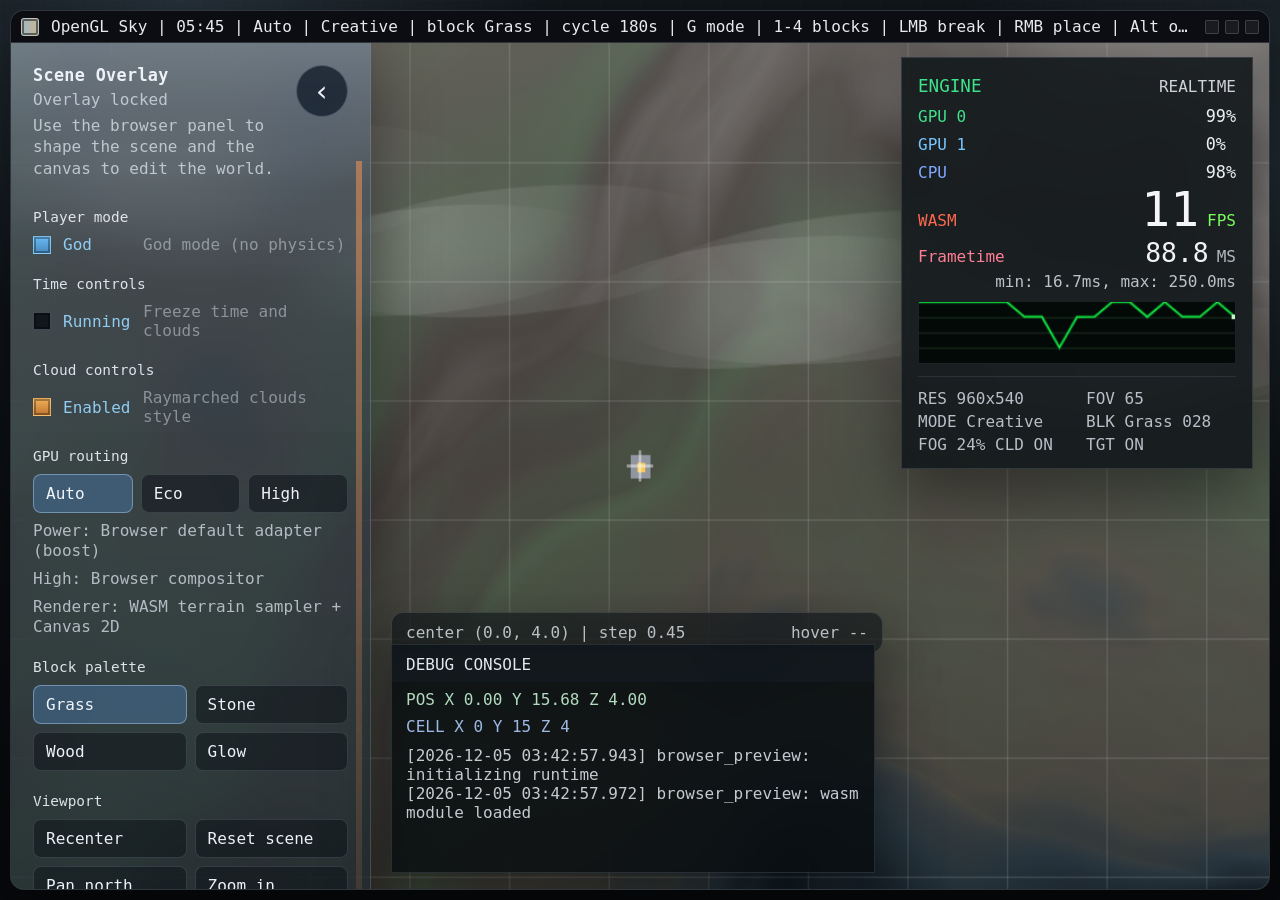
<file: index.html>
<!DOCTYPE html>
<html lang="en">
<head>
  <meta charset="UTF-8">
  <meta name="viewport" content="width=device-width, initial-scale=1.0">
  <title>OpenGL Sky | Browser Preview</title>
  <link rel="stylesheet" href="public/site.css">
</head>
<body>
  <div class="window-shell">
    <header class="window-bar">
      <div class="window-bar__led" aria-hidden="true"></div>
      <p id="windowTitle" class="window-bar__title">
        OpenGL Sky | 05:31 | Auto | Creative | block Grass | cycle 180s | G mode | 1-4 blocks | LMB break | RMB place | Alt overlay
      </p>
      <div class="window-bar__chrome" aria-hidden="true">
        <span></span>
        <span></span>
        <span></span>
      </div>
    </header>

    <main class="viewport-shell" id="viewportShell">
      <canvas
        id="terrainPreview"
        width="960"
        height="540"
        data-interactive="true"
        aria-label="Browser preview for the engine scene"></canvas>

      <aside class="scene-overlay" id="overlayPanel">
        <div class="scene-overlay__head">
          <div class="scene-overlay__head-copy">
            <h1>Scene Overlay</h1>
            <p id="overlayStateText">Overlay locked</p>
            <p id="overlayHintText">Use the panel to shape the scene, LMB to break blocks, and RMB to place them.</p>
          </div>
          <button id="toggleOverlayPanel" class="panel-toggle" type="button" aria-label="Toggle overlay panel">
            <span id="toggleOverlayGlyph">&lsaquo;</span>
          </button>
        </div>

        <div class="scene-overlay__scroll">
          <section class="overlay-section">
            <h2>Player mode</h2>
            <label class="toggle-row">
              <input id="godMode" type="checkbox" checked>
              <span class="toggle-check"></span>
              <span class="toggle-state" id="playerModeValue">God</span>
              <span class="toggle-copy">God mode (no physics)</span>
            </label>
          </section>

          <section class="overlay-section">
            <h2>Time controls</h2>
            <label class="toggle-row">
              <input id="freezeTime" type="checkbox">
              <span class="toggle-check"></span>
              <span class="toggle-state" id="timeModeValue">Running</span>
              <span class="toggle-copy">Freeze time and clouds</span>
            </label>
          </section>

          <section class="overlay-section">
            <h2>Cloud controls</h2>
            <label class="toggle-row">
              <input id="cloudsEnabled" type="checkbox" checked>
              <span class="toggle-check toggle-check--amber"></span>
              <span class="toggle-state" id="cloudModeValue">Enabled</span>
              <span class="toggle-copy">Raymarched clouds style</span>
            </label>
          </section>

          <section class="overlay-section">
            <h2>GPU routing</h2>
            <div class="segment-row" id="gpuRouting">
              <button type="button" class="segment-button is-active" data-gpu-mode="auto">Auto</button>
              <button type="button" class="segment-button" data-gpu-mode="eco">Eco</button>
              <button type="button" class="segment-button" data-gpu-mode="high">High</button>
            </div>
            <p class="detail-line" id="gpuPowerText">Power: Browser default adapter</p>
            <p class="detail-line" id="gpuHighText">High: Browser compositor</p>
            <p class="detail-line" id="gpuRendererText">Renderer: WASM terrain sampler</p>
          </section>

          <section class="overlay-section">
            <h2>Block palette</h2>
            <div class="palette" id="blockPalette">
              <button type="button" class="palette-chip is-active" data-block-type="1">Grass</button>
              <button type="button" class="palette-chip" data-block-type="2">Stone</button>
              <button type="button" class="palette-chip" data-block-type="3">Wood</button>
              <button type="button" class="palette-chip" data-block-type="4">Glow</button>
            </div>
          </section>

          <section class="overlay-section">
            <h2>Viewport</h2>
            <div class="button-grid">
              <button id="recenterView" type="button">Recenter</button>
              <button id="resetScene" type="button">Reset scene</button>
              <button id="panNorth" type="button">Pan north</button>
              <button id="zoomIn" type="button">Zoom in</button>
              <button id="panWest" type="button">Pan west</button>
              <button id="panEast" type="button">Pan east</button>
              <button id="panSouth" type="button">Pan south</button>
              <button id="zoomOut" type="button">Zoom out</button>
            </div>
          </section>

          <section class="overlay-section">
            <h2>Atmosphere</h2>
            <label class="range-row">
              <span>Sun distance</span>
              <output id="sunDistanceValue" for="sunDistance">149.6 Mkm</output>
              <input id="sunDistance" type="range" min="60" max="280" step="0.1" value="149.6">
            </label>
            <label class="range-row">
              <span>Sun orbit</span>
              <output id="sunOrbitValue" for="sunOrbit">82.8 deg</output>
              <input id="sunOrbit" type="range" min="0" max="359.9" step="0.1" value="82.8">
            </label>
            <label class="range-row">
              <span>Full cycle</span>
              <output id="cycleDurationValue" for="cycleDuration">180 s</output>
              <input id="cycleDuration" type="range" min="60" max="900" step="1" value="180">
            </label>
            <label class="range-row">
              <span>Sunrise -> sunset</span>
              <output id="daylightFractionValue" for="daylightFraction">50%</output>
              <input id="daylightFraction" type="range" min="0.30" max="0.75" step="0.01" value="0.5">
            </label>
            <label class="range-row">
              <span>Camera FOV</span>
              <output id="cameraFovValue" for="cameraFov">65 deg</output>
              <input id="cameraFov" type="range" min="40" max="100" step="1" value="65">
            </label>
            <label class="range-row">
              <span>Fog density</span>
              <output id="fogDensityValue" for="fogDensity">24%</output>
              <input id="fogDensity" type="range" min="0" max="1" step="0.01" value="0.24">
            </label>
            <label class="range-row">
              <span>Cloud amount</span>
              <output id="cloudAmountValue" for="cloudAmount">54%</output>
              <input id="cloudAmount" type="range" min="0.10" max="1" step="0.01" value="0.54">
            </label>
            <label class="range-row">
              <span>Cloud spacing</span>
              <output id="cloudSpacingValue" for="cloudSpacing">1.00x</output>
              <input id="cloudSpacing" type="range" min="0.45" max="2.20" step="0.01" value="1">
            </label>
          </section>

          <section class="overlay-section">
            <h2>Terrain shaping</h2>
            <label class="range-row">
              <span>Terrain base</span>
              <output id="terrainBaseValue" for="terrainBase">-14.0</output>
              <input id="terrainBase" type="range" min="-40" max="20" step="0.1" value="-14">
            </label>
            <label class="range-row">
              <span>Terrain relief</span>
              <output id="terrainHeightValue" for="terrainHeight">1.00x</output>
              <input id="terrainHeight" type="range" min="0.35" max="3" step="0.01" value="1">
            </label>
            <label class="range-row">
              <span>Terrain roughness</span>
              <output id="terrainRoughnessValue" for="terrainRoughness">1.00x</output>
              <input id="terrainRoughness" type="range" min="0.55" max="2.50" step="0.01" value="1">
            </label>
            <label class="range-row">
              <span>Terrain ridges</span>
              <output id="terrainRidgeValue" for="terrainRidge">1.00x</output>
              <input id="terrainRidge" type="range" min="0" max="4" step="0.01" value="1">
            </label>
          </section>

          <section class="overlay-section">
            <h2>Palm scatter</h2>
            <label class="range-row">
              <span>Palm size</span>
              <output id="palmSizeValue" for="palmSize">1.00x</output>
              <input id="palmSize" type="range" min="0.55" max="2.40" step="0.01" value="1">
            </label>
            <label class="range-row">
              <span>Palm amount</span>
              <output id="palmCountValue" for="palmCount">24</output>
              <input id="palmCount" type="range" min="0" max="1200" step="1" value="24">
            </label>
            <label class="range-row">
              <span>Palm fruit</span>
              <output id="palmFruitDensityValue" for="palmFruitDensity">55%</output>
              <input id="palmFruitDensity" type="range" min="0" max="1" step="0.01" value="0.55">
            </label>
            <label class="range-row">
              <span>Palm distance</span>
              <output id="palmRenderRadiusValue" for="palmRenderRadius">260 m</output>
              <input id="palmRenderRadius" type="range" min="120" max="520" step="1" value="260">
            </label>
          </section>

          <section class="overlay-section overlay-section--status">
            <p class="summary" id="summaryText">WASM terrain summary will appear here.</p>
            <p class="status" id="statusText">Waiting for the browser runtime.</p>
          </section>
        </div>
      </aside>

      <aside class="stats-hud">
        <div class="stats-hud__card">
          <div class="stats-hud__head">
            <span class="stats-hud__label">ENGINE</span>
            <span class="stats-hud__mode">REALTIME</span>
          </div>

          <div class="stats-hud__metrics">
            <span class="stats-hud__metric stats-hud__metric--green">GPU 0</span>
            <span class="stats-hud__value" id="hudGpu0">0%</span>
            <span class="stats-hud__metric stats-hud__metric--blue">GPU 1</span>
            <span class="stats-hud__value" id="hudGpu1">0%</span>
            <span class="stats-hud__metric stats-hud__metric--sky">CPU</span>
            <span class="stats-hud__value" id="hudCpu">0%</span>
          </div>

          <div class="stats-hud__hero">
            <span class="stats-hud__metric stats-hud__metric--red" id="hudRenderer">WASM</span>
            <div class="stats-hud__hero-value">
              <span id="hudFps">0</span>
              <span>FPS</span>
            </div>
          </div>

          <div class="stats-hud__frame">
            <span class="stats-hud__metric stats-hud__metric--pink">Frametime</span>
            <div class="stats-hud__frame-value">
              <span id="hudFrameMs">0.0</span>
              <span>MS</span>
            </div>
          </div>
          <p class="stats-hud__frame-extents" id="hudFrameExtents">min: 0.0ms, max: 0.0ms</p>
          <canvas id="frameGraph" width="280" height="54" aria-label="Frame graph"></canvas>

          <div class="stats-hud__footer">
            <span id="hudResolution">RES 960x540</span>
            <span id="hudFov">FOV 65</span>
            <span id="hudMode">MODE Creative</span>
            <span id="hudBlock">BLK Grass 000</span>
            <span id="hudFogCloud">FOG 24% CLD ON</span>
            <span id="hudTarget">TGT ON</span>
          </div>
        </div>
      </aside>

      <section class="viewport-strip">
        <span id="viewState">center (0.0, 4.0) | step 0.45</span>
        <span id="hoverState">hover 0, 4</span>
      </section>

      <section class="debug-console">
        <div class="debug-console__head">DEBUG CONSOLE</div>
        <div class="debug-console__meta">
          <p id="positionLine">POS X 0.00 Y 0.00 Z 0.00</p>
          <p id="cellLine">CELL X 0 Y 0 Z 0</p>
        </div>
        <pre id="diagnosticsLog">[boot] Browser preview waiting for wasm.</pre>
      </section>
    </main>
  </div>

  <script type="module" src="public/script.js"></script>
</body>
</html>
</file>
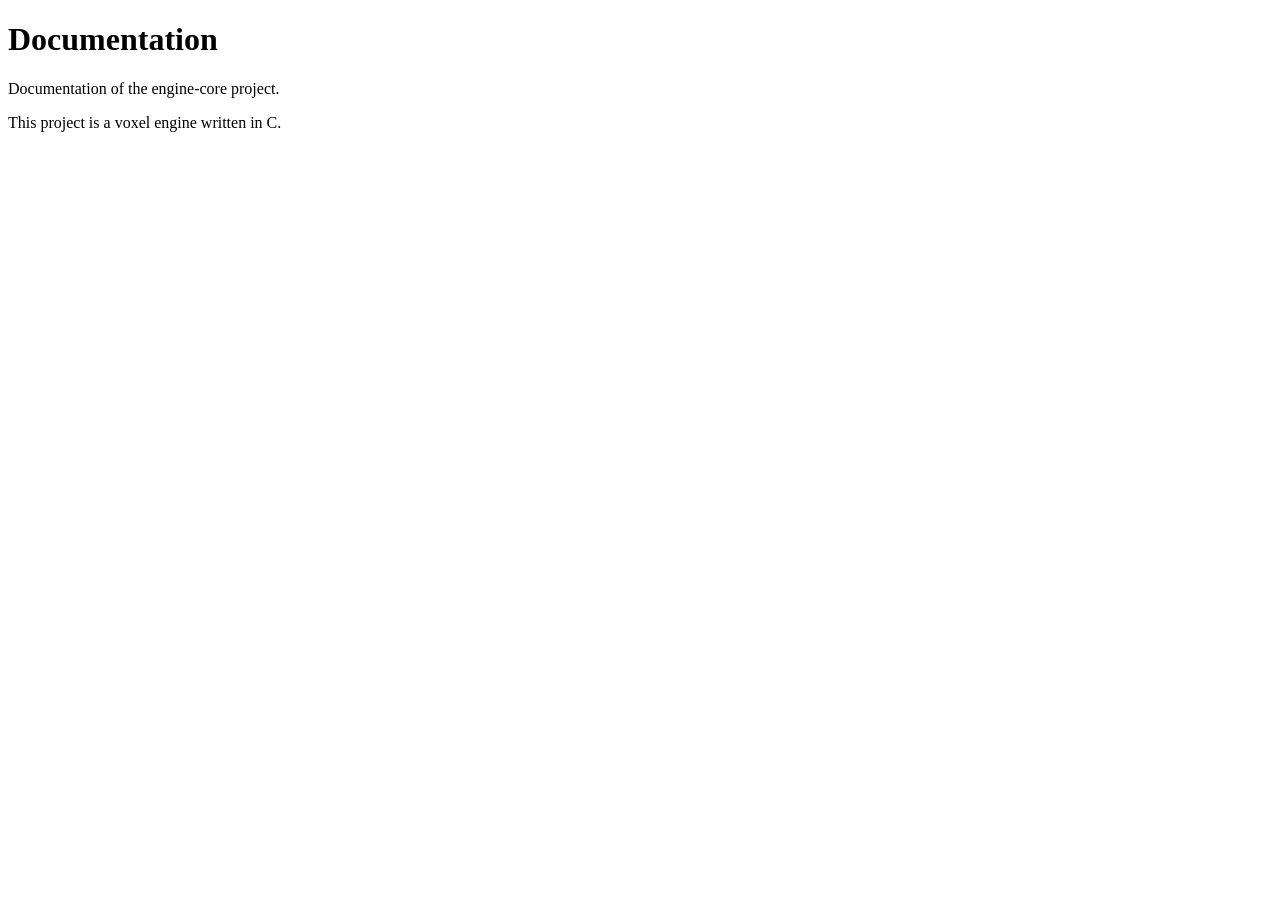
<file: docs/docs.html>
<!DOCTYPE html>
<html lang="en">
<head>
    <meta charset="UTF-8">
    <meta name="viewport" content="width=device-width, initial-scale=1.0">
    <title>Documentation</title>
</head>
<body>
    <h1>Documentation</h1>
    <p>Documentation of the engine-core project.</p>
    <p>This project is a voxel engine written in C.</p>
</body>
</html>
</file>
<file: public/site.css>
:root {
  color-scheme: dark;
  --overlay-width: min(360px, 34vw);
  --window-bg: #0b0f14;
  --window-frame: rgba(212, 224, 236, 0.18);
  --window-line: rgba(240, 245, 250, 0.16);
  --sky-top: #98bcc1;
  --sky-bottom: #c5c5c9;
  --ground-tone: #5d7a48;
  --atmosphere-glow: rgba(255, 229, 168, 0.18);
  --panel-bg:
    linear-gradient(180deg, rgba(139, 160, 185, 0.34), rgba(78, 92, 112, 0.24) 28%, rgba(39, 57, 66, 0.28) 100%),
    rgba(18, 28, 37, 0.38);
  --panel-border: rgba(199, 215, 232, 0.22);
  --hud-bg: rgba(16, 22, 26, 0.88);
  --hud-border: rgba(140, 155, 169, 0.24);
  --console-bg: rgba(8, 12, 15, 0.84);
  --console-border: rgba(104, 121, 138, 0.28);
  --text-main: #edf2f8;
  --text-soft: rgba(227, 235, 244, 0.72);
  --text-dim: rgba(210, 219, 229, 0.52);
  --accent: #e38e58;
  --accent-soft: rgba(227, 142, 88, 0.68);
  --accent-blue: #77c6ff;
  --accent-green: #3fe28b;
  --accent-pink: #ff7e95;
  --shadow-lg: 0 24px 60px rgba(0, 0, 0, 0.42);
  --radius-lg: 18px;
  --radius-md: 12px;
  --radius-sm: 8px;
  --ease: 180ms ease;
}

* {
  box-sizing: border-box;
}

html,
body {
  min-height: 100%;
}

body {
  margin: 0;
  padding: 10px;
  overflow: hidden;
  color: var(--text-main);
  font-family: "Bahnschrift", "Segoe UI", sans-serif;
  background:
    radial-gradient(circle at 14% 0%, rgba(97, 124, 144, 0.26), transparent 26%),
    radial-gradient(circle at 100% 18%, rgba(106, 142, 153, 0.18), transparent 24%),
    linear-gradient(180deg, #11161b, #07090c);
}

body::before {
  content: "";
  position: fixed;
  inset: 0;
  pointer-events: none;
  background:
    linear-gradient(rgba(255, 255, 255, 0.018) 1px, transparent 1px),
    linear-gradient(90deg, rgba(255, 255, 255, 0.018) 1px, transparent 1px);
  background-size: 40px 40px;
  mask-image: linear-gradient(180deg, rgba(0, 0, 0, 0.55), transparent 90%);
}

button,
input,
output,
pre {
  font: inherit;
}

button,
input[type="range"] {
  -webkit-tap-highlight-color: transparent;
}

button {
  border: 1px solid rgba(178, 194, 210, 0.18);
  border-radius: var(--radius-sm);
  color: var(--text-main);
  background: rgba(12, 18, 24, 0.52);
  cursor: pointer;
  transition:
    transform var(--ease),
    border-color var(--ease),
    background-color var(--ease),
    color var(--ease);
}

button:hover,
button:focus-visible {
  border-color: rgba(228, 236, 244, 0.36);
  background: rgba(22, 31, 39, 0.78);
  outline: none;
  transform: translateY(-1px);
}

input[type="range"] {
  width: 100%;
  margin: 10px 0 0;
  accent-color: var(--accent);
}

code,
output,
.window-bar,
.stats-hud,
.viewport-strip,
.debug-console,
.scene-overlay {
  font-family: "Consolas", "Cascadia Code", monospace;
}

.window-shell {
  position: relative;
  min-height: calc(100vh - 20px);
  overflow: hidden;
  border: 1px solid var(--window-frame);
  border-radius: 14px;
  background: var(--window-bg);
  box-shadow: var(--shadow-lg);
}

.window-bar {
  display: flex;
  align-items: center;
  gap: 12px;
  height: 32px;
  padding: 0 10px;
  border-bottom: 1px solid var(--window-line);
  background: rgba(11, 14, 18, 0.92);
}

.window-bar__led {
  width: 18px;
  height: 18px;
  border-radius: 3px;
  border: 1px solid rgba(255, 255, 255, 0.18);
  background:
    linear-gradient(90deg, rgba(181, 204, 214, 0.88), rgba(232, 215, 174, 0.82)),
    rgba(255, 255, 255, 0.1);
  box-shadow: inset 0 0 0 2px rgba(23, 31, 39, 0.58);
}

.window-bar__title {
  flex: 1;
  margin: 0;
  overflow: hidden;
  color: rgba(245, 248, 251, 0.94);
  white-space: nowrap;
  text-overflow: ellipsis;
}

.window-bar__chrome {
  display: flex;
  gap: 6px;
}

.window-bar__chrome span {
  width: 14px;
  height: 14px;
  border-radius: 2px;
  border: 1px solid rgba(255, 255, 255, 0.16);
  background: rgba(255, 255, 255, 0.06);
}

.viewport-shell {
  position: relative;
  min-height: calc(100vh - 54px);
  overflow: hidden;
  background:
    linear-gradient(180deg, var(--sky-top) 0%, var(--sky-bottom) 58%, var(--ground-tone) 58.5%, #4d663d 100%);
}

.viewport-shell::before {
  content: "";
  position: absolute;
  inset: 0;
  pointer-events: none;
  background:
    radial-gradient(circle at 50% 18%, var(--atmosphere-glow), transparent 24%),
    linear-gradient(180deg, rgba(255, 255, 255, 0.1), transparent 46%),
    linear-gradient(180deg, transparent 62%, rgba(9, 14, 17, 0.22) 100%);
  mix-blend-mode: screen;
}

#terrainPreview {
  position: absolute;
  inset: 0;
  display: block;
  width: 100%;
  height: 100%;
  background: rgba(139, 163, 169, 0.96);
  image-rendering: auto;
  filter: saturate(0.94) contrast(1.04);
}

.scene-overlay,
.stats-hud__card,
.debug-console,
.viewport-strip {
  backdrop-filter: blur(20px);
  box-shadow: var(--shadow-lg);
}

.scene-overlay {
  position: absolute;
  inset: 0 auto 0 0;
  width: var(--overlay-width);
  display: flex;
  flex-direction: column;
  border-right: 1px solid var(--panel-border);
  background: var(--panel-bg);
}

.scene-overlay::after {
  content: "";
  position: absolute;
  top: 0;
  right: 8px;
  bottom: 0;
  width: 6px;
  background: linear-gradient(180deg, transparent 14%, rgba(227, 142, 88, 0.82) 14%, rgba(227, 142, 88, 0.2) 100%);
  opacity: 0.75;
  pointer-events: none;
}

.scene-overlay__head {
  display: flex;
  align-items: flex-start;
  justify-content: space-between;
  gap: 16px;
  padding: 22px 22px 10px;
  background: linear-gradient(180deg, rgba(192, 205, 222, 0.2), transparent);
}

.scene-overlay__head-copy h1,
.scene-overlay__head-copy p {
  margin: 0;
}

.scene-overlay__head-copy h1 {
  font-size: 1.05rem;
  letter-spacing: 0.02em;
}

.scene-overlay__head-copy p {
  margin-top: 4px;
  color: var(--text-soft);
  line-height: 1.35;
}

.panel-toggle {
  flex: 0 0 auto;
  width: 52px;
  height: 52px;
  border-radius: 999px;
  border-color: rgba(170, 185, 202, 0.3);
  background: rgba(20, 31, 44, 0.8);
  font-size: 1.8rem;
  line-height: 1;
}

.scene-overlay__scroll {
  flex: 1;
  overflow: auto;
  padding: 0 22px 24px;
  scrollbar-width: thin;
  scrollbar-color: rgba(227, 142, 88, 0.7) rgba(14, 18, 25, 0.24);
}

.overlay-section {
  margin-top: 20px;
  padding-bottom: 2px;
}

.overlay-section h2 {
  margin: 0 0 10px;
  color: rgba(235, 241, 247, 0.92);
  font-size: 0.9rem;
  font-weight: 400;
}

.toggle-row {
  display: grid;
  grid-template-columns: 18px auto 1fr;
  gap: 12px;
  align-items: center;
  color: var(--text-soft);
  cursor: pointer;
}

.toggle-row input {
  position: absolute;
  opacity: 0;
  pointer-events: none;
}

.toggle-check {
  width: 18px;
  height: 18px;
  border: 1px solid rgba(166, 183, 201, 0.32);
  background: rgba(10, 15, 21, 0.86);
  box-shadow: inset 0 0 0 2px rgba(1, 2, 4, 0.32);
}

.toggle-check--amber {
  border-color: rgba(216, 153, 73, 0.38);
}

.toggle-row input:checked + .toggle-check {
  background:
    linear-gradient(180deg, rgba(110, 193, 255, 0.96), rgba(74, 142, 195, 0.96)),
    rgba(15, 20, 26, 0.98);
  border-color: rgba(151, 216, 255, 0.64);
}

.toggle-row input:checked + .toggle-check.toggle-check--amber {
  background:
    linear-gradient(180deg, rgba(244, 180, 92, 0.98), rgba(198, 119, 48, 0.98)),
    rgba(15, 20, 26, 0.98);
  border-color: rgba(251, 203, 124, 0.58);
}

.toggle-state {
  min-width: 68px;
  color: rgba(151, 216, 255, 0.92);
}

.toggle-copy {
  color: var(--text-dim);
}

.segment-row,
.palette,
.button-grid {
  display: grid;
  gap: 8px;
}

.segment-row {
  grid-template-columns: repeat(3, minmax(0, 1fr));
}

.segment-button,
.palette-chip,
.button-grid button {
  padding: 9px 12px;
  text-align: left;
}

.segment-button.is-active,
.palette-chip.is-active {
  border-color: rgba(161, 199, 236, 0.52);
  background: rgba(68, 107, 145, 0.62);
  color: rgba(244, 249, 252, 0.98);
}

.detail-line {
  margin: 8px 0 0;
  color: var(--text-soft);
  line-height: 1.25;
}

.palette {
  grid-template-columns: repeat(2, minmax(0, 1fr));
}

.button-grid {
  grid-template-columns: repeat(2, minmax(0, 1fr));
}

.range-row {
  display: grid;
  gap: 4px;
  margin-top: 12px;
  color: var(--text-soft);
}

.range-row:first-of-type {
  margin-top: 0;
}

.range-row span,
.range-row output {
  font-size: 0.95rem;
}

.range-row output {
  justify-self: end;
  color: rgba(218, 226, 238, 0.82);
}

.range-row input {
  grid-column: 1 / -1;
}

.summary,
.status {
  margin: 0;
  line-height: 1.45;
}

.summary {
  color: rgba(241, 246, 252, 0.9);
}

.status {
  margin-top: 8px;
  color: var(--text-soft);
}

.stats-hud {
  position: absolute;
  top: 14px;
  right: 16px;
  width: min(352px, 29vw);
}

.stats-hud__card {
  padding: 18px 16px 14px;
  border: 1px solid var(--hud-border);
  background: var(--hud-bg);
}

.stats-hud__head,
.stats-hud__metrics,
.stats-hud__hero,
.stats-hud__frame {
  display: grid;
  grid-template-columns: 1fr auto;
  gap: 8px 14px;
  align-items: baseline;
}

.stats-hud__head {
  margin-bottom: 10px;
}

.stats-hud__label {
  color: var(--accent-green);
  font-size: 1.1rem;
}

.stats-hud__mode {
  color: rgba(238, 242, 247, 0.85);
}

.stats-hud__metric--green {
  color: var(--accent-green);
}

.stats-hud__metric--blue {
  color: var(--accent-blue);
}

.stats-hud__metric--sky {
  color: #7fa9ff;
}

.stats-hud__metric--red {
  color: #ff684f;
}

.stats-hud__metric--pink {
  color: var(--accent-pink);
}

.stats-hud__value {
  color: rgba(247, 250, 252, 0.96);
  font-size: 1.05rem;
}

.stats-hud__hero {
  margin-top: 6px;
}

.stats-hud__hero-value,
.stats-hud__frame-value {
  display: flex;
  align-items: baseline;
  gap: 8px;
}

.stats-hud__hero-value span:first-child {
  font-size: 3rem;
  line-height: 0.9;
  color: rgba(249, 250, 252, 0.98);
}

.stats-hud__hero-value span:last-child {
  color: #77ff5a;
}

.stats-hud__frame {
  margin-top: 6px;
}

.stats-hud__frame-value span:first-child {
  font-size: 1.65rem;
  color: rgba(245, 247, 251, 0.98);
}

.stats-hud__frame-value span:last-child {
  color: rgba(216, 224, 233, 0.8);
}

.stats-hud__frame-extents {
  margin: 4px 0 10px;
  color: rgba(218, 224, 232, 0.84);
  text-align: right;
}

#frameGraph {
  display: block;
  width: 100%;
  height: auto;
  border: 1px solid rgba(87, 106, 118, 0.24);
  background:
    linear-gradient(180deg, rgba(9, 13, 13, 0.86), rgba(6, 8, 8, 0.96)),
    rgba(0, 0, 0, 0.3);
}

.stats-hud__footer {
  display: grid;
  grid-template-columns: repeat(2, minmax(0, 1fr));
  gap: 4px 18px;
  margin-top: 12px;
  padding-top: 12px;
  border-top: 1px solid rgba(80, 95, 107, 0.32);
  color: rgba(214, 222, 231, 0.84);
}

.viewport-strip {
  position: absolute;
  left: calc(var(--overlay-width) + 20px);
  right: calc(min(352px, 29vw) + 34px);
  bottom: 236px;
  display: flex;
  justify-content: space-between;
  gap: 18px;
  padding: 10px 14px;
  border: 1px solid rgba(176, 194, 212, 0.18);
  border-radius: var(--radius-md);
  background: rgba(7, 12, 16, 0.56);
  color: rgba(229, 235, 242, 0.84);
}

.debug-console {
  position: absolute;
  left: calc(var(--overlay-width) + 20px);
  bottom: 16px;
  width: min(560px, calc(100vw - var(--overlay-width) - min(352px, 29vw) - 84px));
  min-width: 280px;
  padding: 0 0 14px;
  border: 1px solid var(--console-border);
  background: var(--console-bg);
}

.debug-console__head {
  padding: 10px 14px 8px;
  background: rgba(23, 31, 39, 0.44);
  color: rgba(235, 240, 246, 0.96);
  font-size: 1rem;
}

.debug-console__meta {
  padding: 0 14px;
}

.debug-console__meta p {
  margin: 8px 0 0;
  color: rgba(192, 235, 207, 0.92);
}

#cellLine {
  color: rgba(170, 199, 246, 0.92);
}

#diagnosticsLog {
  margin: 10px 14px 0;
  min-height: 112px;
  max-height: 174px;
  overflow: auto;
  color: rgba(223, 227, 234, 0.88);
  white-space: pre-wrap;
}

body.overlay-collapsed {
  --overlay-width: 84px;
}

body.overlay-collapsed .scene-overlay {
  width: 84px;
}

body.overlay-collapsed .scene-overlay__head {
  justify-content: center;
  padding: 22px 12px 10px;
}

body.overlay-collapsed .scene-overlay__head-copy,
body.overlay-collapsed .scene-overlay__scroll,
body.overlay-collapsed .scene-overlay::after {
  opacity: 0;
  pointer-events: none;
}

body.overlay-collapsed .panel-toggle {
  margin: 0 auto;
}

@media (max-width: 1180px) {
  .stats-hud {
    width: min(320px, 30vw);
  }

  .viewport-strip {
    right: calc(min(320px, 30vw) + 34px);
  }
}

@media (max-width: 980px) {
  body {
    overflow: auto;
    padding: 8px;
  }

  .window-shell {
    min-height: auto;
  }

  .viewport-shell {
    display: grid;
    gap: 14px;
    padding: 14px;
    min-height: auto;
    background: rgba(8, 11, 15, 0.92);
  }

  .viewport-shell::before {
    display: none;
  }

  #terrainPreview {
    position: relative;
    width: 100%;
    height: auto;
    min-height: 300px;
    aspect-ratio: 16 / 9;
    border: 1px solid rgba(176, 194, 212, 0.18);
    border-radius: var(--radius-lg);
  }

  .scene-overlay,
  .stats-hud,
  .viewport-strip,
  .debug-console {
    position: relative;
    left: auto;
    right: auto;
    top: auto;
    bottom: auto;
    width: auto;
    min-width: 0;
  }

  .scene-overlay {
    inset: auto;
    border: 1px solid var(--panel-border);
    border-radius: var(--radius-lg);
  }

  .scene-overlay::after {
    display: none;
  }

  .stats-hud__card,
  .debug-console,
  .viewport-strip {
    border-radius: var(--radius-lg);
  }

  .viewport-strip {
    flex-direction: column;
    align-items: flex-start;
  }

  .stats-hud__footer {
    grid-template-columns: 1fr;
  }
}

@media (max-width: 640px) {
  .window-bar {
    height: auto;
    padding: 10px;
    align-items: flex-start;
  }

  .window-bar__title {
    white-space: normal;
  }

  .button-grid,
  .palette,
  .segment-row {
    grid-template-columns: 1fr;
  }

  .scene-overlay__head {
    padding-inline: 16px;
  }

  .scene-overlay__scroll {
    padding-inline: 16px;
  }

  .stats-hud__hero-value span:first-child {
    font-size: 2.5rem;
  }
}
</file>
